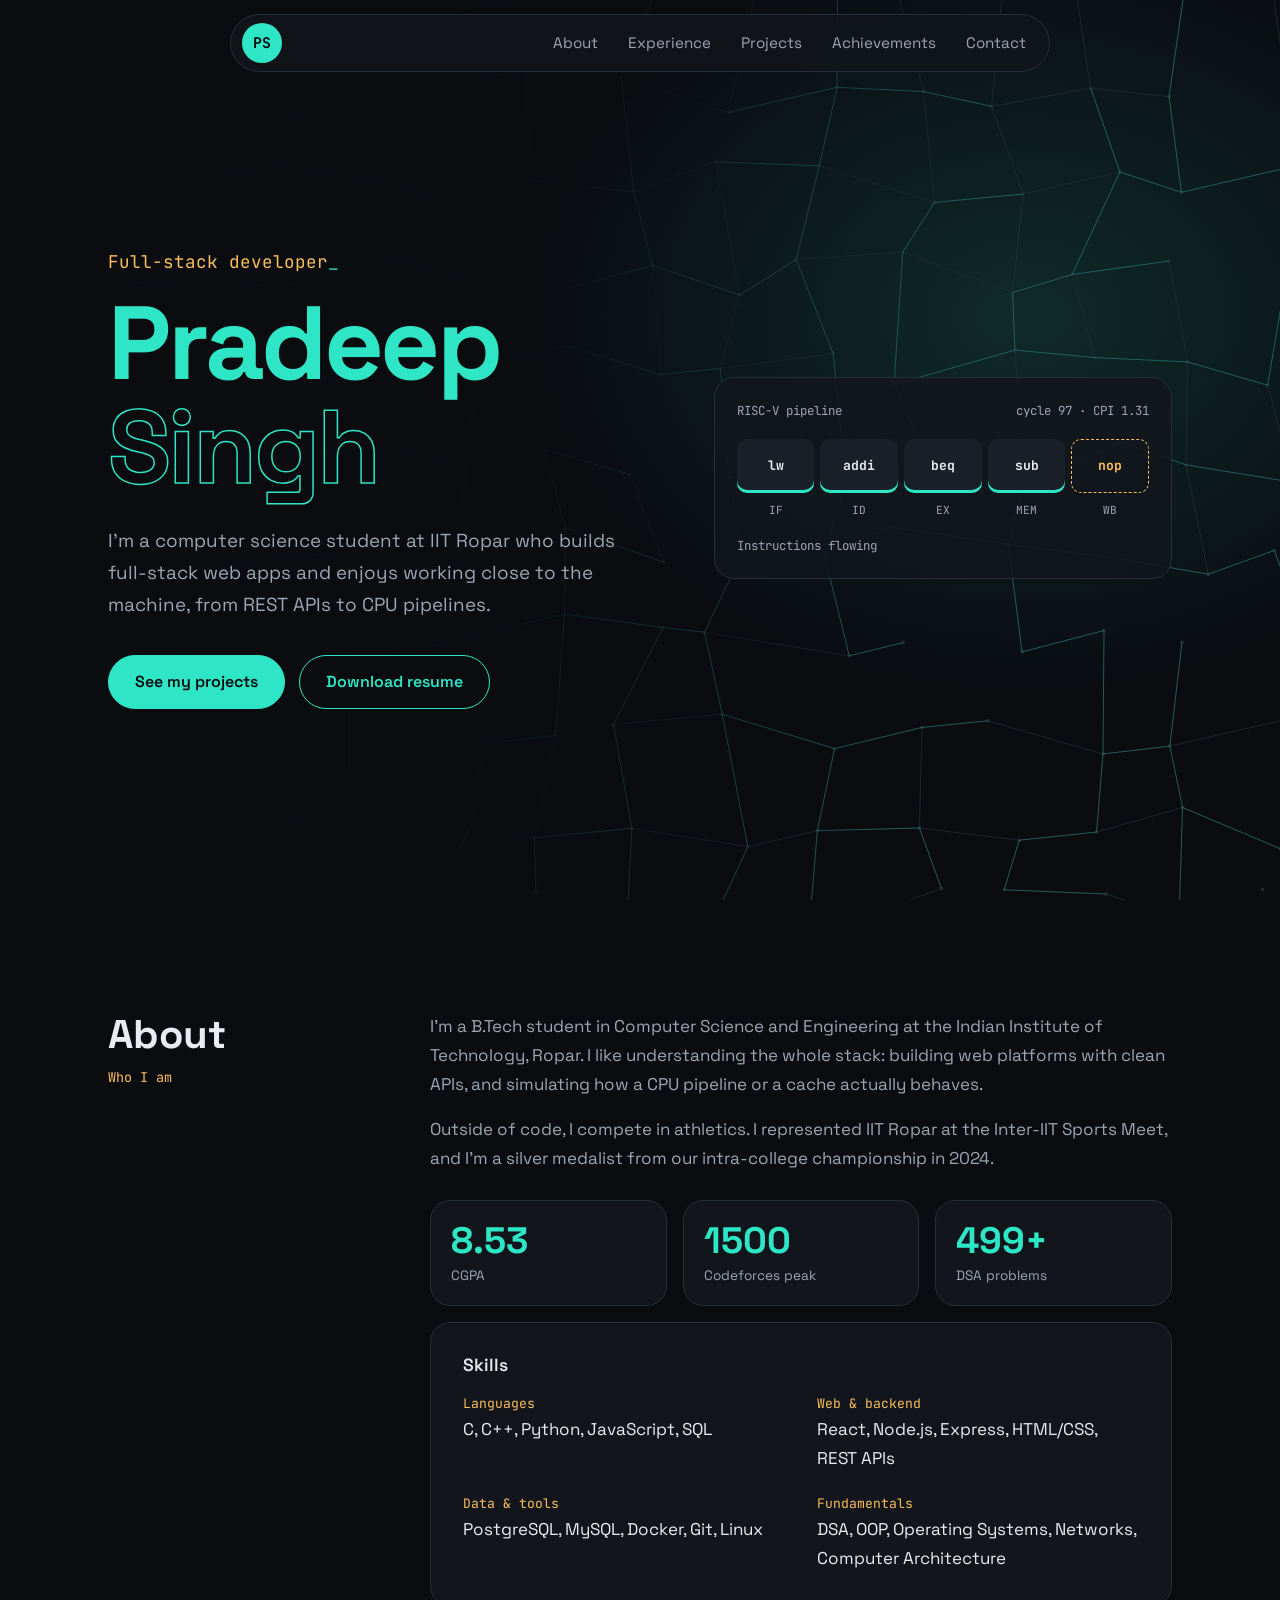
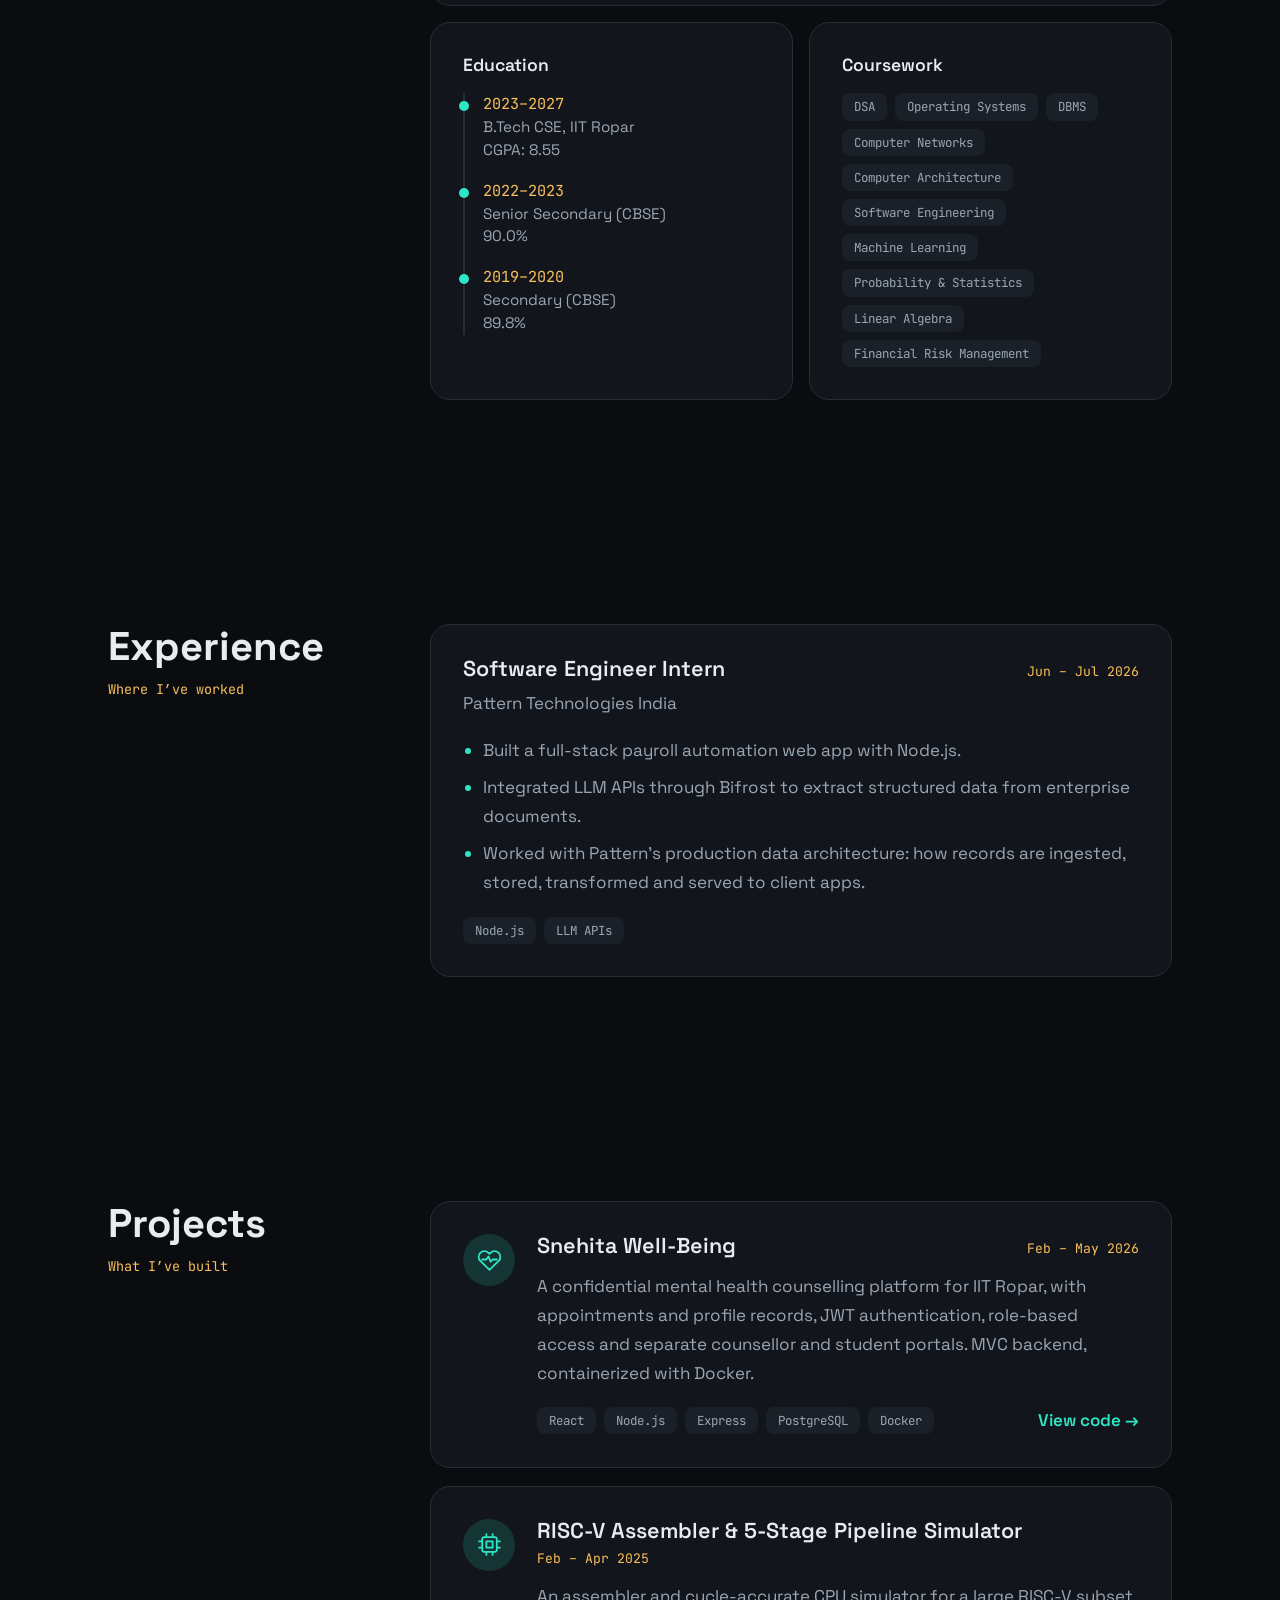
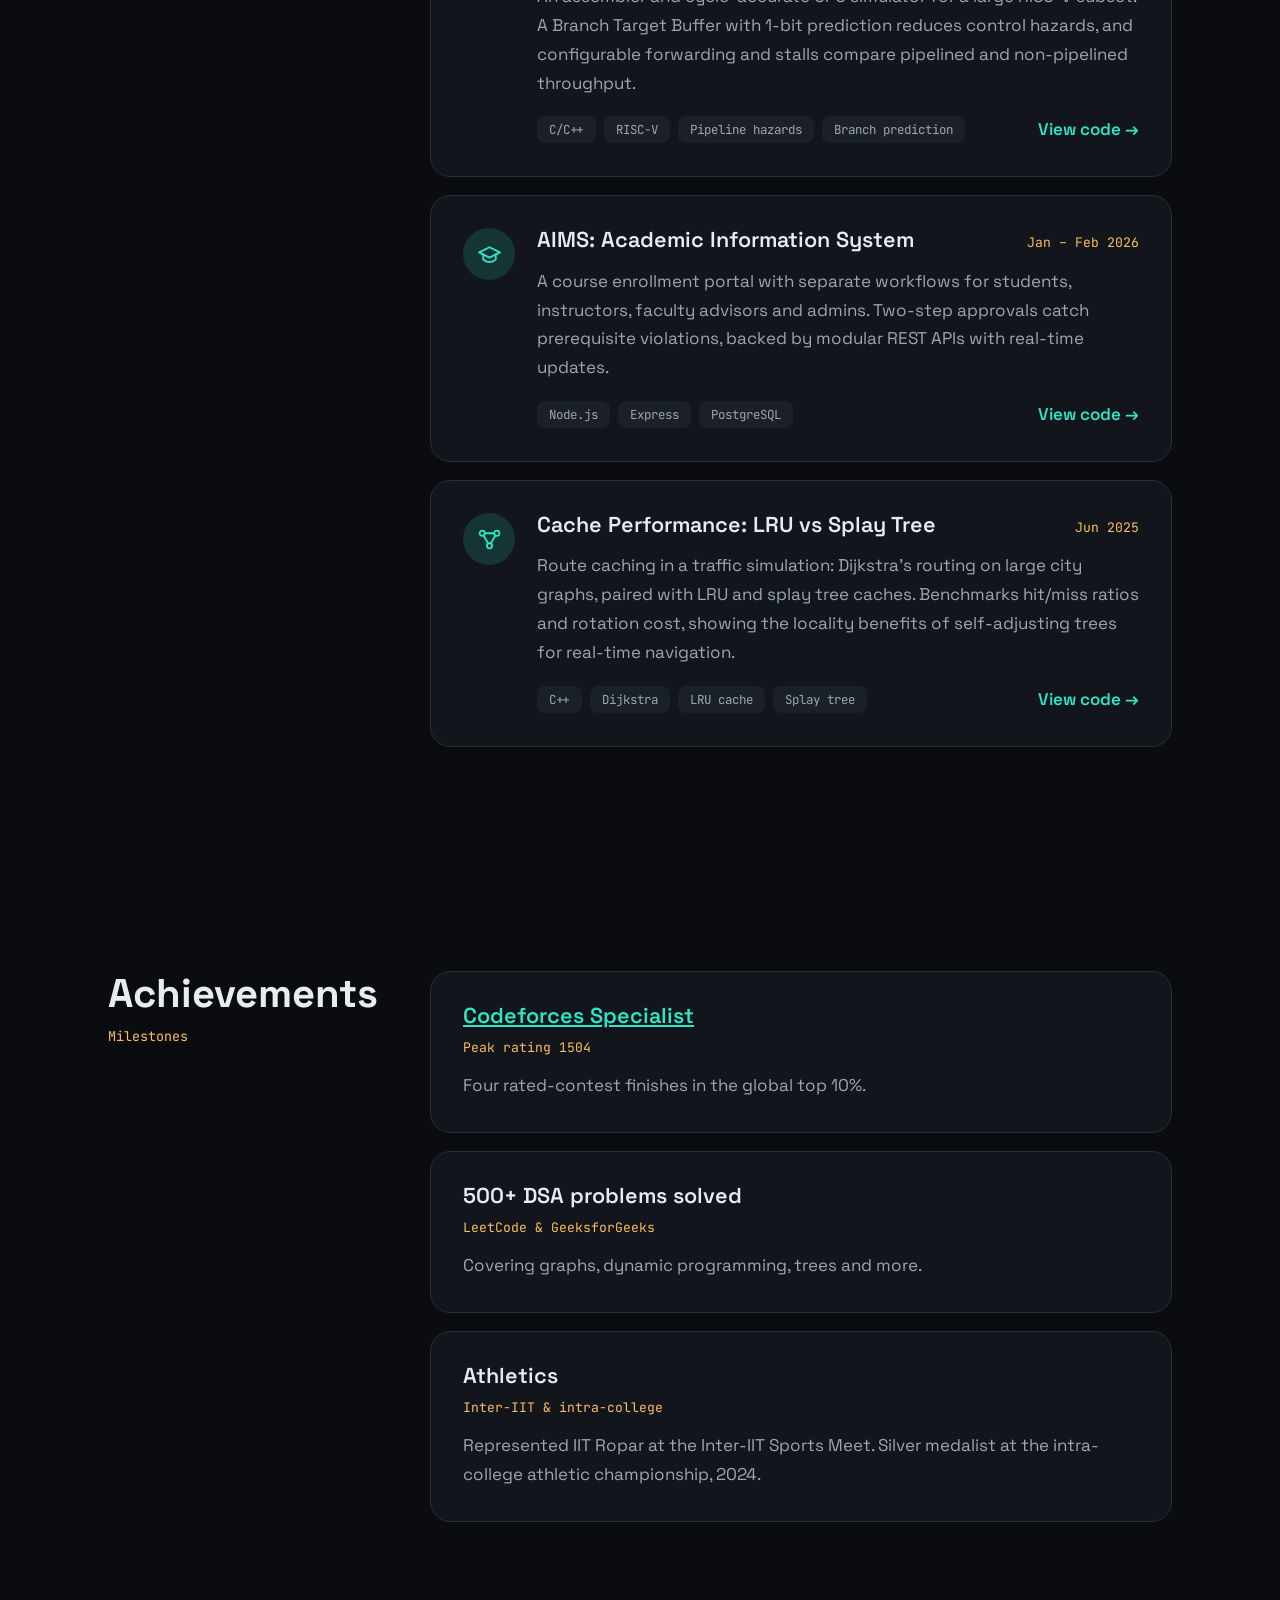
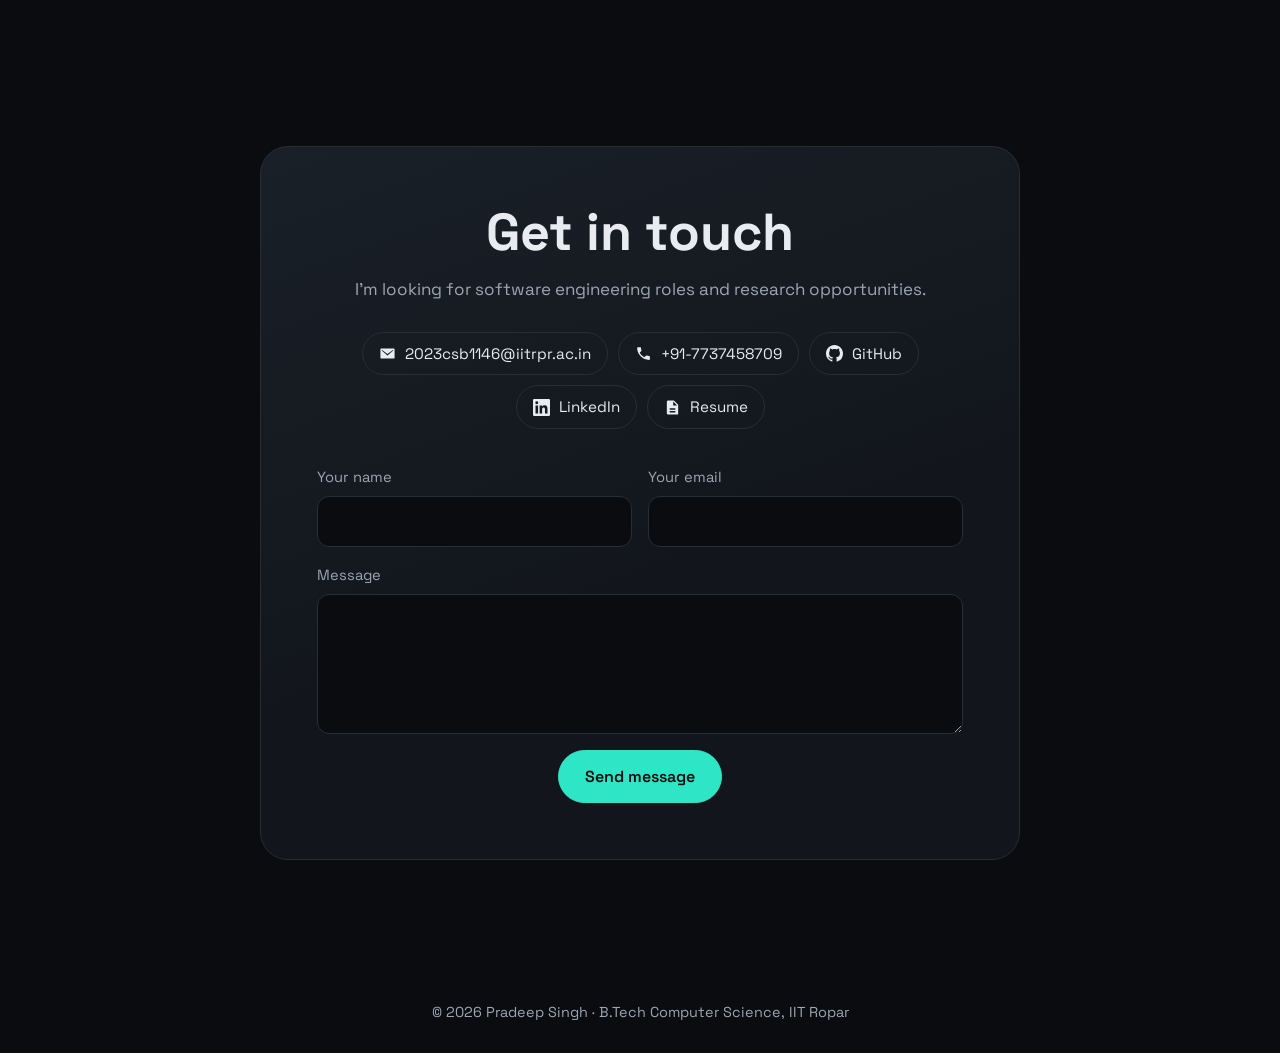
<file: index.html>
<!DOCTYPE html>
<html lang="en">
<head>
  <meta charset="UTF-8">
  <meta name="viewport" content="width=device-width, initial-scale=1">
  <title>Pradeep Singh | Computer Science, IIT Ropar</title>
  <meta name="description" content="Pradeep Singh, B.Tech CSE student at IIT Ropar. Full-stack developer and systems enthusiast.">
  <meta name="theme-color" content="#0a0c10">
  <link rel="icon" href="data:image/svg+xml,%3Csvg xmlns='http://www.w3.org/2000/svg' viewBox='0 0 32 32'%3E%3Ccircle cx='16' cy='16' r='16' fill='%232ee6c5'/%3E%3Ctext x='16' y='21.5' font-family='monospace' font-weight='700' font-size='15' text-anchor='middle' fill='%230a0c10'%3EPS%3C/text%3E%3C/svg%3E">
  <link rel="preconnect" href="https://fonts.googleapis.com">
  <link rel="preconnect" href="https://fonts.gstatic.com" crossorigin>
  <link rel="stylesheet" href="https://fonts.googleapis.com/css2?family=JetBrains+Mono:wght@400;700&family=Space+Grotesk:wght@400;500;600;700&display=swap">
  <link rel="stylesheet" href="styles.css">
</head>
<body>

  <svg width="0" height="0" style="position:absolute" aria-hidden="true">
    <symbol id="i-github" viewBox="0 0 16 16"><path d="M8 0C3.58 0 0 3.58 0 8c0 3.54 2.29 6.53 5.47 7.59.4.07.55-.17.55-.38 0-.19-.01-.82-.01-1.49-2.01.37-2.53-.49-2.69-.94-.09-.23-.48-.94-.82-1.13-.28-.15-.68-.52-.01-.53.63-.01 1.08.58 1.23.82.72 1.21 1.87.87 2.33.66.07-.52.28-.87.51-1.07-1.78-.2-3.64-.89-3.64-3.95 0-.87.31-1.59.82-2.15-.08-.2-.36-1.02.08-2.12 0 0 .67-.21 2.2.82.64-.18 1.32-.27 2-.27s1.36.09 2 .27c1.53-1.04 2.2-.82 2.2-.82.44 1.1.16 1.92.08 2.12.51.56.82 1.27.82 2.15 0 3.07-1.87 3.75-3.65 3.95.29.25.54.73.54 1.48 0 1.07-.01 1.93-.01 2.2 0 .21.15.46.55.38A8.01 8.01 0 0 0 16 8c0-4.42-3.58-8-8-8z"/></symbol>
    <symbol id="i-linkedin" viewBox="0 0 24 24"><path d="M20.45 20.45h-3.56v-5.57c0-1.33-.03-3.04-1.85-3.04-1.85 0-2.14 1.45-2.14 2.94v5.67H9.35V9h3.41v1.56h.05c.48-.9 1.64-1.85 3.37-1.85 3.6 0 4.27 2.37 4.27 5.46v6.28zM5.34 7.43a2.06 2.06 0 1 1 0-4.13 2.06 2.06 0 0 1 0 4.13zM7.12 20.45H3.56V9h3.56v11.45zM22.22 0H1.77C.79 0 0 .77 0 1.73v20.54C0 23.23.79 24 1.77 24h20.45c.98 0 1.78-.77 1.78-1.73V1.73C24 .77 23.2 0 22.22 0z"/></symbol>
    <symbol id="i-mail" viewBox="0 0 24 24"><path d="M3 5h18a1 1 0 0 1 1 1v12a1 1 0 0 1-1 1H3a1 1 0 0 1-1-1V6a1 1 0 0 1 1-1zm9 7.6L4.4 7H3.9v.9L12 14.9l8.1-7V7h-.5L12 12.6z"/></symbol>
    <symbol id="i-phone" viewBox="0 0 24 24"><path d="M6.6 10.8a15 15 0 0 0 6.6 6.6l2.2-2.2a1 1 0 0 1 1-.25 11.4 11.4 0 0 0 3.6.57 1 1 0 0 1 1 1V20a1 1 0 0 1-1 1A17 17 0 0 1 3 4a1 1 0 0 1 1-1h3.5a1 1 0 0 1 1 1c0 1.25.2 2.45.57 3.57a1 1 0 0 1-.25 1z"/></symbol>
    <symbol id="i-file" viewBox="0 0 24 24"><path d="M6 2h8l6 6v13a1 1 0 0 1-1 1H6a2 2 0 0 1-2-2V4a2 2 0 0 1 2-2zm7 1.5V9h5.5L13 3.5zM8 13v2h8v-2H8zm0 4v2h8v-2H8z"/></symbol>
  </svg>

  <div class="progress" aria-hidden="true"></div>

  <header class="site-header">
    <div class="bar">
      <a class="logo" href="#home" aria-label="Pradeep Singh, back to top">PS</a>
      <button class="menu-btn" type="button" aria-label="Menu" aria-expanded="false" aria-controls="nav-links">
        <svg viewBox="0 0 24 24" fill="none" stroke="currentColor" stroke-width="2" stroke-linecap="round" aria-hidden="true"><path d="M3 6h18M3 12h18M3 18h18"/></svg>
      </button>
      <nav aria-label="Main">
        <ul class="nav-links" id="nav-links">
          <li><a href="#about">About</a></li>
          <li><a href="#experience">Experience</a></li>
          <li><a href="#projects">Projects</a></li>
          <li><a href="#achievements">Achievements</a></li>
          <li><a href="#contact">Contact</a></li>
        </ul>
      </nav>
    </div>
  </header>

  <main>

    <section id="home" class="hero">
      <canvas class="route-map" aria-hidden="true"></canvas>
      <div class="wrap hero-grid">
        <div>
          <p class="role">
            <span class="sr-only">Full-stack developer</span>
            <span class="typed" aria-hidden="true">Full-stack developer</span>
          </p>
          <h1><span>Pradeep</span> <span class="outline">Singh</span></h1>
          <p class="lead">
            I’m a computer science student at IIT Ropar who builds full-stack web apps and enjoys working close to the machine, from REST APIs to CPU pipelines.
          </p>
          <div class="buttons">
            <a class="btn primary" href="#projects">See my projects</a>
            <a class="btn ghost" href="PradeepSingh_Resume.pdf" download>Download resume</a>
          </div>
        </div>

        <div class="pipeline" aria-hidden="true">
          <div class="pipeline-head">
            <span>RISC-V pipeline</span>
            <span class="pipeline-clock">cycle 0</span>
          </div>
          <div class="stages">
            <div class="stage"><div class="slot">lw</div>IF</div>
            <div class="stage"><div class="slot">add</div>ID</div>
            <div class="stage"><div class="slot">sw</div>EX</div>
            <div class="stage"><div class="slot">beq</div>MEM</div>
            <div class="stage"><div class="slot">sub</div>WB</div>
          </div>
          <p class="pipeline-status calm">Instructions flowing</p>
        </div>
      </div>
    </section>

    <section id="about" class="section">
      <div class="wrap split">
        <div class="section-title">
          <h2>About</h2>
          <p>Who I am</p>
        </div>
        <div>
          <div class="about-text">
            <p>
              I’m a B.Tech student in Computer Science and Engineering at the Indian Institute of Technology, Ropar. I like understanding the whole stack: building web platforms with clean APIs, and simulating how a CPU pipeline or a cache actually behaves.
            </p>
            <p>
              Outside of code, I compete in athletics. I represented IIT Ropar at the Inter-IIT Sports Meet, and I’m a silver medalist from our intra-college championship in 2024.
            </p>
          </div>

          <div class="bento">
            <div class="card stat"><strong data-count="8.55" data-decimals="2">8.55</strong><p>CGPA</p></div>
            <div class="card stat"><strong data-count="1504">1504</strong><p>Codeforces peak</p></div>
            <div class="card stat"><strong data-count="500" data-suffix="+">500+</strong><p>DSA problems</p></div>

            <div class="card wide">
              <h3>Skills</h3>
              <dl class="details">
                <div><dt>Languages</dt><dd>C, C++, Python, JavaScript, SQL</dd></div>
                <div><dt>Web &amp; backend</dt><dd>React, Node.js, Express, HTML/CSS, REST APIs</dd></div>
                <div><dt>Data &amp; tools</dt><dd>PostgreSQL, MySQL, Docker, Git, Linux</dd></div>
                <div><dt>Fundamentals</dt><dd>DSA, OOP, Operating Systems, Networks, Computer Architecture</dd></div>
              </dl>
            </div>

            <div class="card">
              <h3>Education</h3>
              <ol class="timeline">
                <li><p class="meta">2023–2027</p><p>B.Tech CSE, IIT Ropar<br>CGPA: 8.55</p></li>
                <li><p class="meta">2022–2023</p><p>Senior Secondary (CBSE)<br>90.0%</p></li>
                <li><p class="meta">2019–2020</p><p>Secondary (CBSE)<br>89.8%</p></li>
              </ol>
            </div>

            <div class="card">
              <h3>Coursework</h3>
              <ul class="chips">
                <li>DSA</li>
                <li>Operating Systems</li>
                <li>DBMS</li>
                <li>Computer Networks</li>
                <li>Computer Architecture</li>
                <li>Software Engineering</li>
                <li>Machine Learning</li>
                <li>Probability &amp; Statistics</li>
                <li>Linear Algebra</li>
                <li>Financial Risk Management</li>
              </ul>
            </div>
          </div>
        </div>
      </div>
    </section>

    <section id="experience" class="section">
      <div class="wrap split">
        <div class="section-title">
          <h2>Experience</h2>
          <p>Where I’ve worked</p>
        </div>
        <article class="card">
          <div class="row-head">
            <h3>Software Engineer Intern</h3>
            <p class="meta">Jun – Jul 2026</p>
          </div>
          <p class="company">Pattern Technologies India</p>
          <ul class="duties">
            <li>Built a full-stack payroll automation web app with Node.js.</li>
            <li>Integrated LLM APIs through Bifrost to extract structured data from enterprise documents.</li>
            <li>Worked with Pattern’s production data architecture: how records are ingested, stored, transformed and served to client apps.</li>
          </ul>
          <ul class="chips">
            <li>Node.js</li><li>LLM APIs</li>
          </ul>
        </article>
      </div>
    </section>

    <section id="projects" class="section">
      <div class="wrap split">
        <div class="section-title">
          <h2>Projects</h2>
          <p>What I’ve built</p>
        </div>
        <div class="projects">

          <article class="card project">
            <div class="icon"><svg viewBox="0 0 24 24" aria-hidden="true"><path d="M20.8 5.6a5.5 5.5 0 0 0-7.8 0L12 6.6l-1-1a5.5 5.5 0 0 0-7.8 7.8L12 22l8.8-8.6a5.5 5.5 0 0 0 0-7.8z"/><path d="M5 12h4l2-3 2 5 2-2h4"/></svg></div>
            <div class="project-body">
              <div class="row-head">
                <h3>Snehita Well-Being</h3>
                <p class="meta">Feb – May 2026</p>
              </div>
              <p>A confidential mental health counselling platform for IIT Ropar, with appointments and profile records, JWT authentication, role-based access and separate counsellor and student portals. MVC backend, containerized with Docker.</p>
              <div class="project-foot">
                <ul class="chips">
                  <li>React</li><li>Node.js</li><li>Express</li><li>PostgreSQL</li><li>Docker</li>
                </ul>
                <a class="card-link" href="https://github.com/Rajat-14/DEP26.D08-Snehita-Wellbeing">View code →</a>
              </div>
            </div>
          </article>

          <article class="card project">
            <div class="icon"><svg viewBox="0 0 24 24" aria-hidden="true"><rect x="5" y="5" width="14" height="14" rx="2"/><rect x="9" y="9" width="6" height="6"/><path d="M9 2v3M15 2v3M9 19v3M15 19v3M2 9h3M2 15h3M19 9h3M19 15h3"/></svg></div>
            <div class="project-body">
              <div class="row-head">
                <h3>RISC-V Assembler &amp; 5-Stage Pipeline Simulator</h3>
                <p class="meta">Feb – Apr 2025</p>
              </div>
              <p>An assembler and cycle-accurate CPU simulator for a large RISC-V subset. A Branch Target Buffer with 1-bit prediction reduces control hazards, and configurable forwarding and stalls compare pipelined and non-pipelined throughput.</p>
              <div class="project-foot">
                <ul class="chips">
                  <li>C/C++</li><li>RISC-V</li><li>Pipeline hazards</li><li>Branch prediction</li>
                </ul>
                <a class="card-link" href="https://github.com/Rajat-14/CS204_Group_Project">View code →</a>
              </div>
            </div>
          </article>

          <article class="card project">
            <div class="icon"><svg viewBox="0 0 24 24" aria-hidden="true"><path d="M22 10 12 5 2 10l10 5 10-5z"/><path d="M6 12v5c3 3 9 3 12 0v-5"/></svg></div>
            <div class="project-body">
              <div class="row-head">
                <h3>AIMS: Academic Information System</h3>
                <p class="meta">Jan – Feb 2026</p>
              </div>
              <p>A course enrollment portal with separate workflows for students, instructors, faculty advisors and admins. Two-step approvals catch prerequisite violations, backed by modular REST APIs with real-time updates.</p>
              <div class="project-foot">
                <ul class="chips">
                  <li>Node.js</li><li>Express</li><li>PostgreSQL</li>
                </ul>
                <a class="card-link" href="https://github.com/rohit4kk/AIMS_Portal">View code →</a>
              </div>
            </div>
          </article>

          <article class="card project">
            <div class="icon"><svg viewBox="0 0 24 24" aria-hidden="true"><circle cx="5" cy="6" r="2.5"/><circle cx="19" cy="6" r="2.5"/><circle cx="12" cy="18" r="2.5"/><path d="M7.5 6h9M6.3 8.2l4.5 7.6M17.7 8.2l-4.5 7.6"/></svg></div>
            <div class="project-body">
              <div class="row-head">
                <h3>Cache Performance: LRU vs Splay Tree</h3>
                <p class="meta">Jun 2025</p>
              </div>
              <p>Route caching in a traffic simulation: Dijkstra’s routing on large city graphs, paired with LRU and splay tree caches. Benchmarks hit/miss ratios and rotation cost, showing the locality benefits of self-adjusting trees for real-time navigation.</p>
              <div class="project-foot">
                <ul class="chips">
                  <li>C++</li><li>Dijkstra</li><li>LRU cache</li><li>Splay tree</li>
                </ul>
                <a class="card-link" href="https://github.com/rohit4kk/DSA_Project-SplayTree-">View code →</a>
              </div>
            </div>
          </article>

        </div>
      </div>
    </section>

    <section id="achievements" class="section">
      <div class="wrap split">
        <div class="section-title">
          <h2>Achievements</h2>
          <p>Milestones</p>
        </div>
        <div class="card-grid">
          <article class="card">
            <h3><a href="https://codeforces.com/profile/deep_gill">Codeforces Specialist</a></h3>
            <p class="meta">Peak rating 1504</p>
            <p>Four rated-contest finishes in the global top 10%.</p>
          </article>
          <article class="card">
            <h3>500+ DSA problems solved</h3>
            <p class="meta">LeetCode &amp; GeeksforGeeks</p>
            <p>Covering graphs, dynamic programming, trees and more.</p>
          </article>
          <article class="card">
            <h3>Athletics</h3>
            <p class="meta">Inter-IIT &amp; intra-college</p>
            <p>Represented IIT Ropar at the Inter-IIT Sports Meet. Silver medalist at the intra-college athletic championship, 2024.</p>
          </article>
        </div>
      </div>
    </section>

    <section id="contact" class="section">
      <div class="wrap">
        <div class="contact-panel">
          <h2>Get in touch</h2>
          <p class="contact-intro">I’m looking for software engineering roles and research opportunities.</p>
          <ul class="contact-links">
            <li><a href="mailto:2023csb1146@iitrpr.ac.in"><svg aria-hidden="true"><use href="#i-mail"/></svg>2023csb1146@iitrpr.ac.in</a></li>
            <li><a href="tel:+917737458709"><svg aria-hidden="true"><use href="#i-phone"/></svg>+91-7737458709</a></li>
            <li><a href="https://github.com/20231146"><svg aria-hidden="true"><use href="#i-github"/></svg>GitHub</a></li>
            <li><a href="https://www.linkedin.com/in/pradeep-singh-gill-a82810286/"><svg aria-hidden="true"><use href="#i-linkedin"/></svg>LinkedIn</a></li>
            <li><a href="PradeepSingh_Resume.pdf" download><svg aria-hidden="true"><use href="#i-file"/></svg>Resume</a></li>
          </ul>

          <!-- GitHub Pages has no form backend: FormSubmit emails submissions to the address below.
               The first submission sends an activation link to that inbox. -->
          <form method="POST" action="https://formsubmit.co/2023csb1146@iitrpr.ac.in">
            <input type="hidden" name="_subject" value="New message from your portfolio">
            <input type="hidden" name="_next" value="https://20231146.github.io/portfolio/thanks.html">
            <p class="hidden"><label>Don’t fill this out: <input name="_honey" tabindex="-1" autocomplete="off"></label></p>
            <div class="form-row">
              <label>Your name
                <input type="text" name="name" required autocomplete="name">
              </label>
              <label>Your email
                <input type="email" name="email" required autocomplete="email">
              </label>
            </div>
            <label>Message
              <textarea name="message" required></textarea>
            </label>
            <button class="btn primary" type="submit">Send message</button>
          </form>
        </div>
      </div>
    </section>

  </main>

  <footer>
    <div class="wrap">© 2026 Pradeep Singh · B.Tech Computer Science, IIT Ropar</div>
  </footer>

  <script src="script.js"></script>
</body>
</html>
</file>
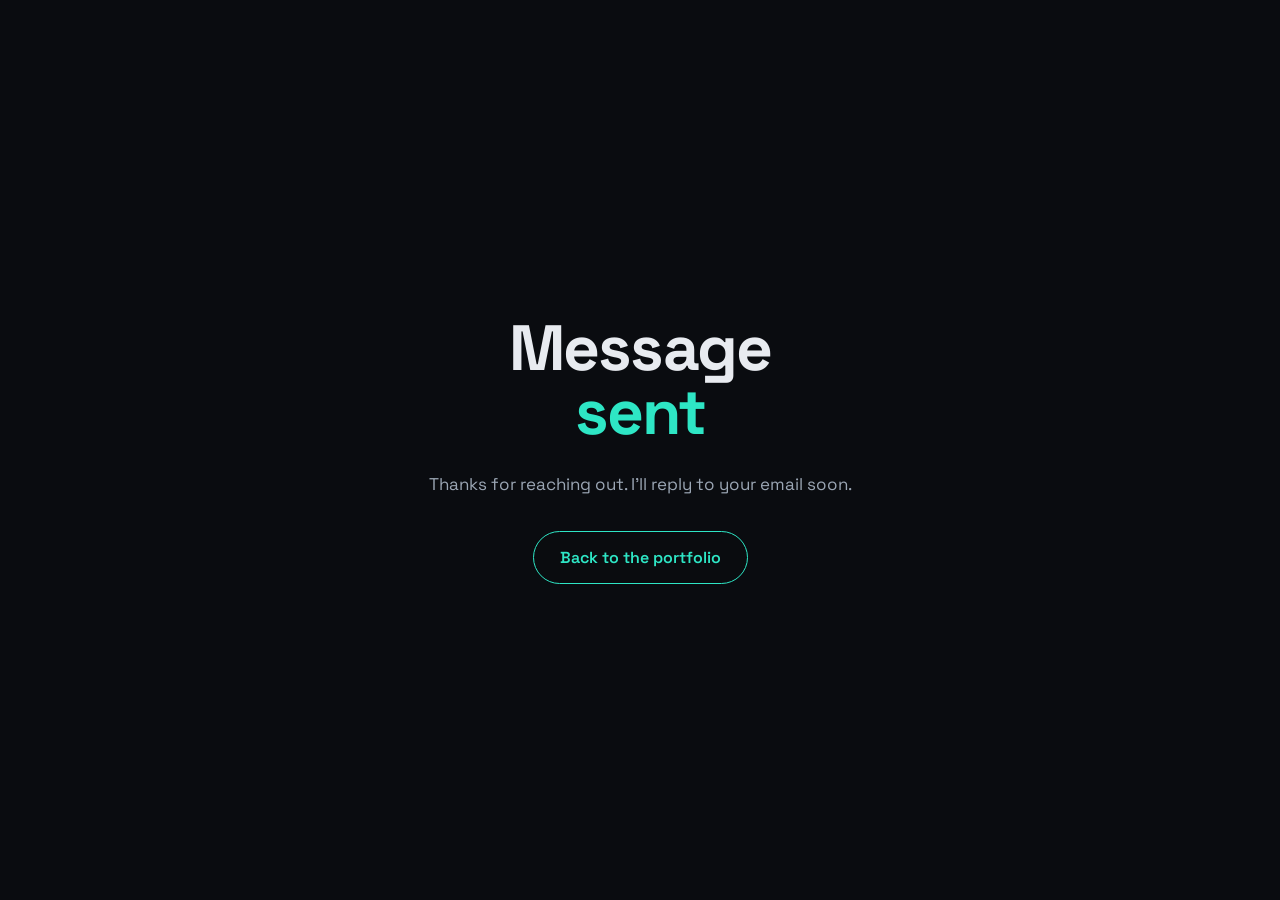
<file: thanks.html>
<!DOCTYPE html>
<html lang="en">
<head>
  <meta charset="UTF-8">
  <meta name="viewport" content="width=device-width, initial-scale=1">
  <title>Message sent | Pradeep Singh</title>
  <meta name="theme-color" content="#0a0c10">
  <link rel="preconnect" href="https://fonts.googleapis.com">
  <link rel="preconnect" href="https://fonts.gstatic.com" crossorigin>
  <link rel="stylesheet" href="https://fonts.googleapis.com/css2?family=JetBrains+Mono:wght@400;700&family=Space+Grotesk:wght@400;500;600;700&display=swap">
  <link rel="stylesheet" href="styles.css">
</head>
<body>
  <main class="thanks">
    <div>
      <h1>Message <span>sent</span></h1>
      <p>Thanks for reaching out. I’ll reply to your email soon.</p>
      <a class="btn ghost" href="index.html">Back to the portfolio</a>
    </div>
  </main>
</body>
</html>
</file>
<file: styles.css>
:root {
  --bg: #0a0c10;
  --surface: #12161c;
  --surface-2: #1a2028;
  --text: #e8ebf0;
  --muted: #9ba6b4;
  --line: #262e38;
  --accent: #2ee6c5;
  --accent-soft: rgba(46, 230, 197, .14);
  --label: #fbbf5c;
  --font: "Space Grotesk", "Segoe UI", system-ui, -apple-system, sans-serif;
  --mono: "JetBrains Mono", ui-monospace, Consolas, Menlo, monospace;
  color-scheme: dark;
}

* { box-sizing: border-box; }
html, body { overflow-x: clip; }
html { scroll-padding-top: 96px; }
body {
  margin: 0;
  background: var(--bg);
  color: var(--text);
  font-family: var(--font);
  font-size: 1.0625rem;
  line-height: 1.7;
}
a { color: var(--accent); }
a:focus-visible, button:focus-visible, input:focus-visible, textarea:focus-visible {
  outline: 2px solid var(--accent);
  outline-offset: 3px;
}
h1, h2, h3, p, ul, ol, dl, dd { margin: 0; }
h1, h2, h3 { line-height: 1.15; }
h3 { font-size: 1.35rem; font-weight: 600; }

.wrap { width: min(1160px, 100%); margin-inline: auto; padding-inline: clamp(20px, 5vw, 48px); }
.section { padding-block: clamp(64px, 10vw, 112px); }
.sr-only {
  position: absolute; width: 1px; height: 1px; overflow: hidden;
  clip-path: inset(50%); white-space: nowrap;
}
.meta { font-family: var(--mono); font-size: .82rem; color: var(--label); }

/* ── Scroll progress ── */
.progress {
  position: fixed; inset: 0 0 auto; z-index: 11; height: 3px;
  background: var(--accent);
  transform: scaleX(0); transform-origin: left;
}

/* ── Floating nav bar ── */
.site-header { position: fixed; inset: 14px 0 auto; z-index: 10; padding-inline: 16px; pointer-events: none; }
.bar {
  position: relative; display: flex; justify-content: space-between; align-items: center; gap: 16px;
  width: min(820px, 100%); height: 58px; margin-inline: auto; padding: 0 10px 0 12px;
  pointer-events: auto;
}
/* Blur sits on a pseudo-element: on the bar itself it would trap the fixed mobile menu */
.bar::before {
  content: ""; position: absolute; inset: 0; z-index: -1; border-radius: 999px;
  background: rgba(18, 22, 28, .78);
  backdrop-filter: blur(14px);
  border: 1px solid var(--line);
}
.logo {
  display: grid; place-items: center; width: 40px; height: 40px; border-radius: 50%;
  background: var(--accent); color: var(--bg);
  font-family: var(--mono); font-weight: 700; font-size: .92rem; text-decoration: none;
}
.nav-links { display: flex; align-items: center; gap: 2px; list-style: none; padding: 0; }
.nav-links a {
  display: block; padding: 6px 14px; border-radius: 999px; color: var(--muted);
  text-decoration: none; font-size: .95rem; transition: color .2s ease, background .2s ease;
}
.nav-links a:hover { color: var(--text); }
.nav-links a.active { color: var(--bg); background: var(--accent); }
.menu-btn {
  display: none; width: 44px; height: 44px; padding: 11px; border: 0; border-radius: 50%;
  background: transparent; color: var(--text); cursor: pointer;
}
.menu-btn svg { display: block; width: 100%; height: 100%; }

@media (max-width: 760px) {
  .menu-btn { display: block; position: relative; z-index: 2; }
  .site-header nav { position: absolute; } /* out of the flex row, so the button sits at the edge */
  .nav-links {
    position: fixed; top: 0; right: 0; width: min(280px, 80vw); height: 100dvh;
    flex-direction: column; align-items: stretch; gap: 6px; padding: 96px 16px 24px;
    background: var(--surface); border-left: 1px solid var(--line);
    transform: translateX(100%); visibility: hidden; transition: transform .3s ease, visibility .3s;
  }
  .nav-links.open { transform: none; visibility: visible; }
  .nav-links a { padding: 12px 16px; font-size: 1.1rem; }
}

/* ── Hero ── */
.hero {
  position: relative; overflow: hidden; display: flex; align-items: center;
  min-height: 100vh;
  min-height: 100svh;
  padding-block: 112px 56px;
  background: radial-gradient(ellipse 55% 60% at 80% 35%, var(--accent-soft), transparent 70%);
}
.route-map {
  position: absolute; inset: 0; width: 100%; height: 100%;
  mask-image: linear-gradient(100deg, rgba(0, 0, 0, .06) 42%, #000 72%); /* keeps the route off the intro text */
}
.hero-grid { position: relative; display: grid; grid-template-columns: 1.2fr 1fr; gap: 56px; align-items: center; }
.role { font-family: var(--mono); font-size: clamp(.95rem, 2.5vw, 1.1rem); color: var(--label); min-height: 1.7em; }
.typed::after { content: "_"; color: var(--accent); animation: blink 1s steps(2) infinite; }
@keyframes blink { 50% { opacity: 0; } }
h1 { font-size: clamp(3.25rem, 11vw, 6.5rem); line-height: 1; letter-spacing: -.03em; margin: 14px 0 26px; }
h1 span { display: block; color: var(--accent); }
h1 .outline { color: transparent; -webkit-text-stroke: 1.5px var(--accent); }
.lead { max-width: 32em; font-size: clamp(1.05rem, 2.2vw, 1.18rem); color: var(--muted); }
.buttons { display: flex; flex-wrap: wrap; gap: 14px; margin-top: 34px; }
.btn {
  display: inline-block; padding: 12px 26px; border: 1px solid var(--accent); border-radius: 999px;
  font: inherit; font-weight: 600; font-size: 1rem; text-decoration: none; cursor: pointer;
  transition: background .2s ease, color .2s ease, box-shadow .2s ease, translate .2s ease;
}
.btn:hover { translate: 0 -2px; }
.btn.primary { background: var(--accent); color: var(--bg); }
.btn.primary:hover { box-shadow: 0 10px 28px -10px var(--accent); }
.btn.ghost { background: rgba(10, 12, 16, .6); color: var(--accent); }
.btn.ghost:hover { background: var(--accent); color: var(--bg); }

/* ── Pipeline widget ── */
.pipeline {
  padding: 22px; border: 1px solid var(--line); border-radius: 20px;
  background: rgba(18, 22, 28, .88); font-family: var(--mono);
}
.pipeline-head { display: flex; justify-content: space-between; gap: 12px; font-size: .78rem; color: var(--muted); }
.stages { display: grid; grid-template-columns: repeat(5, 1fr); gap: 6px; margin: 18px 0 14px; }
.stage { display: grid; gap: 8px; text-align: center; font-size: .7rem; color: var(--muted); }
.slot {
  display: grid; place-items: center; height: 54px; border-radius: 10px;
  background: var(--surface-2); color: var(--text); font-size: .82rem; font-weight: 700;
}
.slot.pop { animation: pop .35s ease; }
.slot.bubble { background: transparent; border: 1px dashed var(--label); color: var(--label); }
.stage.lit .slot { box-shadow: inset 0 -3px 0 var(--accent); }
@keyframes pop { from { transform: translateX(-14px); opacity: .2; } }
.pipeline-status { min-height: 1.7em; font-size: .78rem; color: var(--accent); }
.pipeline-status.calm { color: var(--muted); }

@media (max-width: 960px) {
  .hero-grid { grid-template-columns: minmax(0, 1fr); gap: 40px; }
  .route-map { mask-image: none; opacity: .3; }
}
@media (max-width: 380px) {
  .pipeline { padding: 16px 12px; }
  .stages { gap: 4px; }
  .slot { font-size: .72rem; }
}

/* ── Section layout: sticky title beside the content ── */
.split { display: grid; grid-template-columns: 250px minmax(0, 1fr); gap: clamp(32px, 6vw, 72px); align-items: start; }
.section-title { position: sticky; top: 104px; }
.section-title h2 { font-size: clamp(2rem, 4vw, 2.5rem); }
.section-title p { margin-top: 8px; font-family: var(--mono); font-size: .84rem; color: var(--label); }
@media (max-width: 860px) {
  .split { grid-template-columns: minmax(0, 1fr); }
  .section-title { position: static; }
}

/* ── Cards ── */
.card {
  position: relative; overflow: hidden; display: flex; flex-direction: column;
  padding: clamp(22px, 3.5vw, 32px); border: 1px solid var(--line); border-radius: 20px; background: var(--surface);
  transition: border-color .25s ease;
}
/* Glow that follows the pointer; --mx and --my come from script.js */
.card::before {
  content: ""; position: absolute; inset: 0; opacity: 0; pointer-events: none;
  background: radial-gradient(260px at var(--mx, 50%) var(--my, 50%), var(--accent-soft), transparent 70%);
  transition: opacity .25s ease;
}
.card:hover { border-color: var(--accent); }
.card:hover::before { opacity: 1; }
.card > * { position: relative; }
.card p { color: var(--muted); }
.card .meta { color: var(--label); }
.card-grid { display: grid; grid-template-columns: minmax(0, 1fr); gap: 18px; }
.card-grid .meta { margin: 8px 0 12px; }

.chips { display: flex; flex-wrap: wrap; gap: 8px; padding: 0; list-style: none; }
.chips li {
  padding: 3px 12px; border-radius: 8px; background: var(--surface-2);
  font-family: var(--mono); font-size: .78rem; color: var(--muted);
}

/* ── About ── */
.about-text { color: var(--muted); margin-bottom: 28px; }
.about-text p + p { margin-top: 16px; }
.bento { display: grid; grid-template-columns: repeat(6, minmax(0, 1fr)); gap: 16px; }
.bento > * { grid-column: span 3; }
.bento > .stat { grid-column: span 2; }
.bento > .wide { grid-column: span 6; }
.bento h3 { margin-bottom: 18px; font-size: 1.1rem; }
.stat strong { display: block; font-size: clamp(1.6rem, 4vw, 2.3rem); line-height: 1.2; color: var(--accent); }
.stat { padding: 18px 20px; }
.stat p { font-size: .85rem; }
.details { display: grid; grid-template-columns: repeat(2, minmax(0, 1fr)); gap: 20px 32px; }
.details dt { font-family: var(--mono); font-size: .82rem; color: var(--label); }
.timeline { display: grid; gap: 18px; padding: 0 0 0 18px; list-style: none; border-left: 2px solid var(--line); }
.timeline li { position: relative; }
.timeline li::before {
  content: ""; position: absolute; left: -24px; top: 8px; width: 10px; height: 10px;
  border-radius: 50%; background: var(--accent);
}
.timeline p { font-size: .95rem; line-height: 1.5; }
.timeline .meta { color: var(--label); }
@media (max-width: 720px) {
  .bento > *, .bento > .wide { grid-column: span 6; }
  .bento > .stat { grid-column: span 2; padding: 14px 12px; }
  .details { grid-template-columns: minmax(0, 1fr); }
}

/* ── Experience + projects ── */
.row-head { display: flex; flex-wrap: wrap; justify-content: space-between; gap: 4px 24px; align-items: baseline; }
.company { margin-top: 6px; }
.duties { margin-top: 18px; padding-left: 20px; color: var(--muted); }
.duties li + li { margin-top: 8px; }
.duties li::marker { color: var(--accent); }
.duties + .chips { margin-top: 20px; }

.projects { display: grid; gap: 18px; }
.project { display: grid; grid-template-columns: 52px minmax(0, 1fr); gap: 22px; }
.project-body p:not(.meta) { margin-top: 12px; }
.project-foot { display: flex; flex-wrap: wrap; justify-content: space-between; align-items: center; gap: 14px 24px; margin-top: 18px; }
.icon {
  display: grid; place-items: center; width: 52px; height: 52px; border-radius: 50%;
  background: var(--accent-soft); color: var(--accent);
}
.icon svg { width: 25px; height: 25px; fill: none; stroke: currentColor; stroke-width: 1.7; stroke-linecap: round; stroke-linejoin: round; }
.card-link { font-weight: 600; text-decoration: none; white-space: nowrap; }
.card-link:hover { text-decoration: underline; }
@media (max-width: 560px) {
  .project { grid-template-columns: minmax(0, 1fr); gap: 16px; }
}

/* ── Contact ── */
.contact-panel {
  max-width: 760px; margin-inline: auto; padding: clamp(28px, 6vw, 56px);
  border: 1px solid var(--line); border-radius: 28px; text-align: center;
  background: linear-gradient(160deg, var(--surface-2), var(--surface) 60%);
}
.contact-panel h2 { font-size: clamp(2.25rem, 6vw, 3.25rem); }
.contact-intro { margin-top: 12px; color: var(--muted); }
.contact-links { display: flex; flex-wrap: wrap; justify-content: center; gap: 10px; margin: 28px 0 36px; padding: 0; list-style: none; }
.contact-links a {
  display: inline-flex; align-items: center; gap: 9px; padding: 8px 16px; border: 1px solid var(--line);
  border-radius: 999px; color: var(--text); text-decoration: none; font-size: .95rem; overflow-wrap: anywhere;
  transition: border-color .2s ease, color .2s ease;
}
.contact-links a:hover { color: var(--accent); border-color: var(--accent); }
.contact-links svg { flex: none; width: 17px; height: 17px; fill: currentColor; }

form { display: grid; gap: 16px; text-align: left; }
.form-row { display: grid; grid-template-columns: repeat(2, minmax(0, 1fr)); gap: 16px; }
label { display: grid; gap: 6px; font-size: .92rem; color: var(--muted); }
input, textarea {
  width: 100%; padding: 12px 15px; border: 1px solid var(--line); border-radius: 12px;
  background: var(--bg); color: var(--text); font: inherit; transition: border-color .2s ease;
}
input:focus, textarea:focus { border-color: var(--accent); }
textarea { min-height: 140px; resize: vertical; }
form .btn { justify-self: center; }
.hidden { display: none; }
@media (max-width: 560px) { .form-row { grid-template-columns: minmax(0, 1fr); } }

footer { padding-block: 28px; text-align: center; font-size: .9rem; color: var(--muted); }

/* ── Thanks page ── */
.thanks { min-height: 100vh; min-height: 100svh; display: grid; place-items: center; padding: 20px; text-align: center; }
.thanks h1 { font-size: clamp(2.5rem, 9vw, 4rem); margin-top: 0; }
.thanks p { color: var(--muted); }
.thanks .btn { margin-top: 32px; }

/* ── Scroll-reveal ── */
.reveal { opacity: 0; transform: translateY(24px); transition: opacity .55s ease, transform .55s ease, border-color .25s ease; }
.reveal.visible { opacity: 1; transform: none; }

@media (prefers-reduced-motion: no-preference) {
  html { scroll-behavior: smooth; }
}
@media (prefers-reduced-motion: reduce) {
  .reveal { opacity: 1; transform: none; transition: none; }
  .typed::after, .slot.pop { animation: none; }
}
</file>
